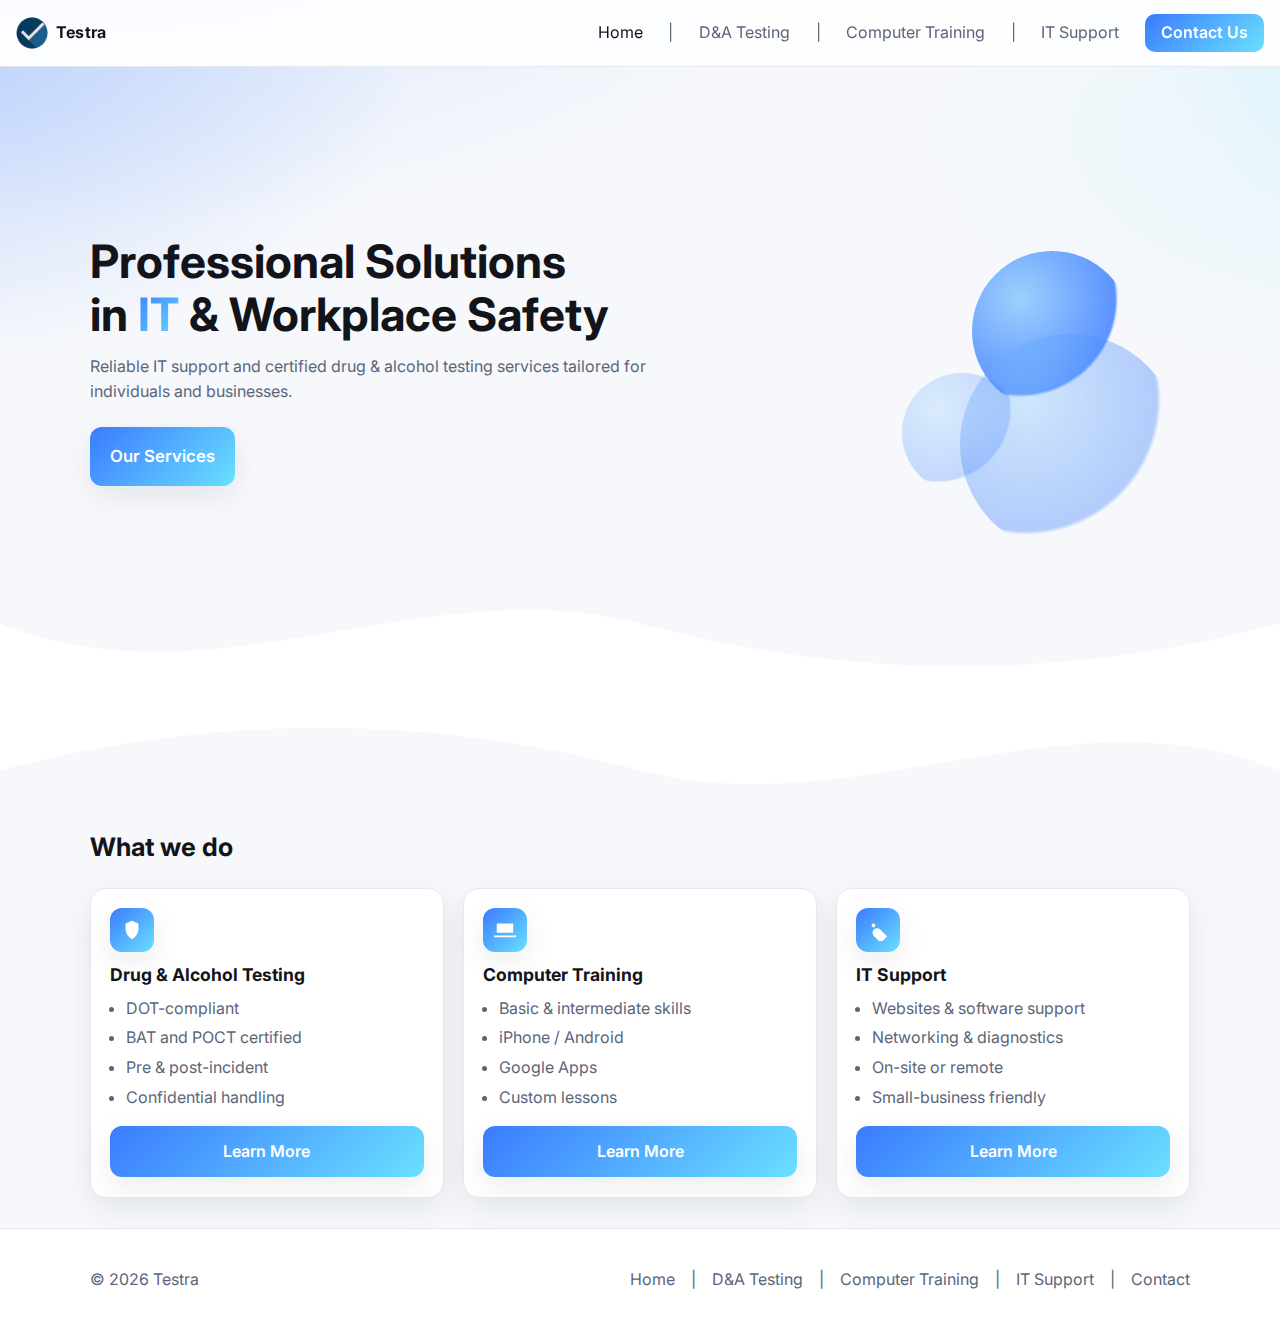
<file: index.html>
<!DOCTYPE html>
<html lang="en">
<head>
  <meta charset="utf-8" />
  <meta name="viewport" content="width=device-width, initial-scale=1" />
  <title>Testra - Home</title>

  <!-- Optional: modern font (free). Remove if you want system fonts only. -->
  <link rel="preconnect" href="https://fonts.gstatic.com" crossorigin>
  <link href="https://fonts.googleapis.com/css2?family=Inter:wght@400;600;700&display=swap" rel="stylesheet">

  <link rel="stylesheet" href="css/style.css" />
  <link rel="icon" href="img/logoCircle.png" type="image/png" />
</head>
<body>

  <!-- Top bar -->
  <header class="site-header">
    <div class="container nav">
      <a class="brand" href="index.html">
        <img src="img/logoCircle.png" alt="Testra" class="brand-logo">
        <span class="brand-name">Testra</span>
      </a>
      <nav class="menu">
        <a href="index.html" class="active">Home</a>|
        <a href="testing.html">D&A Testing</a>|
        <a href="training.html">Computer Training</a>|
        <a href="support.html">IT Support</a>
        <a href="contact.html" class="btn btn--sm" id="navContactBtn">Contact Us</a>
      </nav>
    </div>
  </header>

  <!-- Hero -->
  <section class="hero">
    <div class="container hero__inner">
      <div class="hero__copy">
        <h1>Professional Solutions in <span class="accent">IT</span> &amp; Workplace Safety</h1>
        <p class="lead">
          Reliable IT support and certified drug & alcohol testing services tailored for individuals and businesses.
        </p>
        <div class="hero__cta">
          <a href="#services" class="btn btn--dark btn--lg">Our Services</a>
        </div>
      </div>
      <div class="hero__art" aria-hidden="true">
        <!-- subtle geometric art -->
        <div class="orb"></div><div class="orb orb--2"></div><div class="orb orb--3"></div>
      </div>
    </div>

    <!-- divider wave -->
    <svg class="wave" viewBox="0 0 1440 110" preserveAspectRatio="none" aria-hidden="true">
      <path d="M0,48 C240,120 480,0 720,48 C960,96 1200,96 1440,48 L1440,120 L0,120 Z"></path>
    </svg>
    <svg class="wave flipped" viewBox="0 0 1440 110" preserveAspectRatio="none">
      <path d="M0,48 C240,120 480,0 720,48 C960,96 1200,96 1440,48 L1440,110 L0,110 Z"></path>
    </svg>
  </section>

  <!-- Services -->
  <section id="services" class="section">
    <div class="container">
      <h2 class="section__title">What we do</h2>
      <div class="grid">
        <!-- Card 1 -->
        <article class="card">
          <div class="card__icon" aria-hidden="true">
            <!-- shield icon -->
            <svg viewBox="0 0 24 24"><path d="M12 2l7 3v6c0 5-3.5 9.5-7 11-3.5-1.5-7-6-7-11V5l7-3z"/></svg>
          </div>
          <h3>Drug &amp; Alcohol Testing</h3>
          <ul class="list">
            <li>DOT-compliant</li>
            <li>BAT and POCT certified</li>
            <li>Pre & post-incident</li>
            <li>Confidential handling</li>
          </ul>
          <a class="btn btn--block" href="testing.html">Learn More</a>
        </article>

        <!-- Card 2 -->
        <article class="card">
          <div class="card__icon" aria-hidden="true">
            <!-- laptop icon -->
            <svg viewBox="0 0 24 24"><path d="M3 5h18v10H3zM0 18h24v2H0z"/></svg>
          </div>
          <h3>Computer Training</h3>
          <ul class="list">
            <li>Basic & intermediate skills</li>
            <li>iPhone / Android</li>
            <li>Google Apps</li>
            <li>Custom lessons</li>
          </ul>
          <a class="btn btn--block" href="training.html">Learn More</a>
        </article>

        <!-- Card 3 -->
        <article class="card">
          <div class="card__icon" aria-hidden="true">
            <!-- wrench icon -->
            <svg viewBox="0 0 24 24"><path d="M22 19l-7-7a5 5 0 10-7 7l7 7 7-7zM7 9a2 2 0 110-4 2 2 0 010 4z"/></svg>
          </div>
          <h3>IT Support</h3>
          <ul class="list">
            <li>Websites & software support</li>
            <li>Networking & diagnostics</li>
            <li>On-site or remote</li>
            <li>Small-business friendly</li>
          </ul>
          <a class="btn btn--block" href="support.html">Learn More</a>
        </article>
      </div>
    </div>
  </section>

  <!-- Footer -->
  <footer class="site-footer">
    <div class="container footer__grid">
      <p>© <span id="year"></span> Testra</p>
      <nav class="footer__menu">
        <a href="index.html">Home</a>|
        <a href="testing.html">D&A Testing</a>|
        <a href="training.html">Computer Training</a>|
        <a href="support.html">IT Support</a>|
        <a href="contact.html">Contact</a>
      </nav>
    </div>
  </footer>

  <script>
    // current year
    document.getElementById('year').textContent = new Date().getFullYear();
  </script>
</body>
</html>
</file>
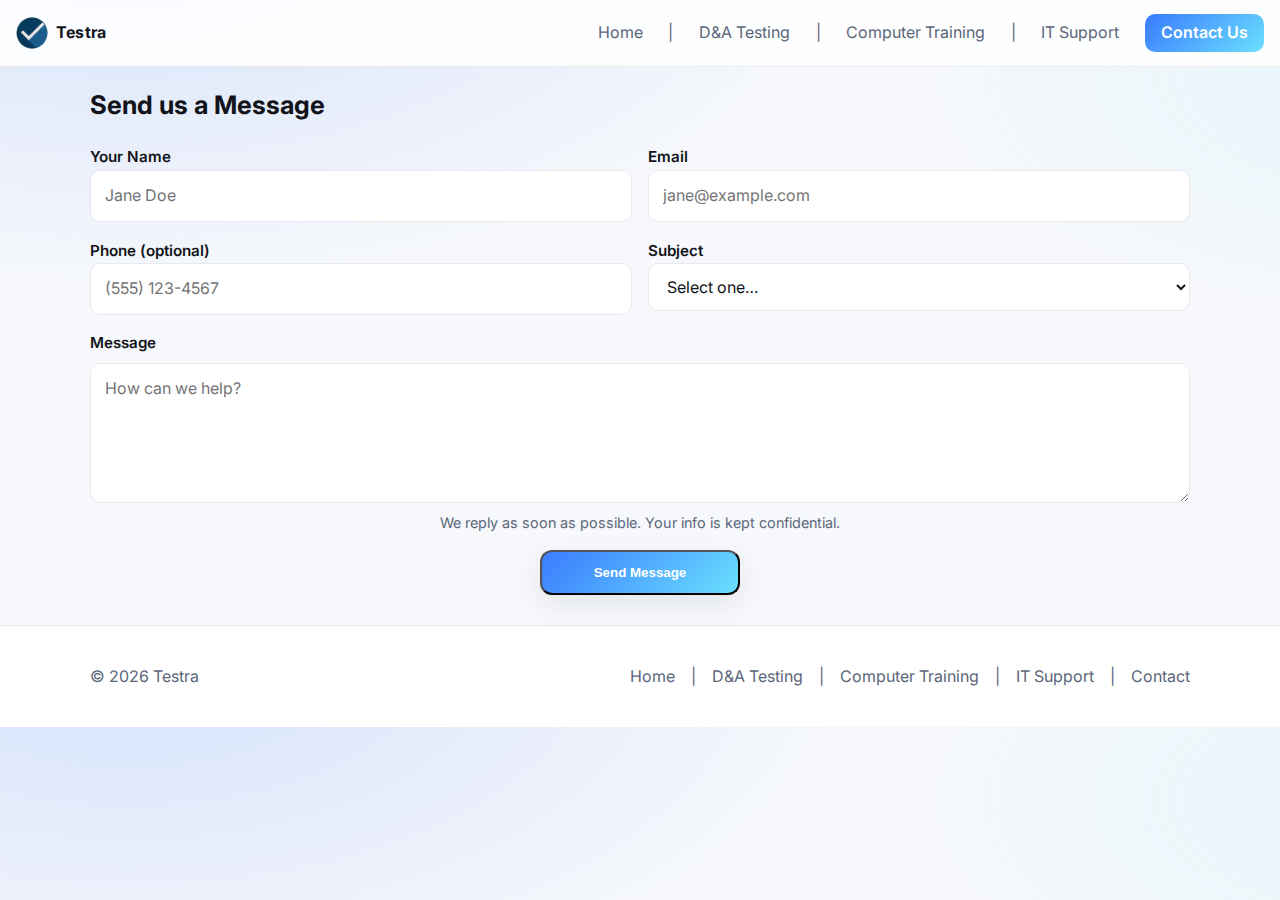
<file: contact.html>
<!DOCTYPE html>
<html lang="en">
<head>
  <meta charset="utf-8" />
  <meta name="viewport" content="width=device-width, initial-scale=1" />
  <title>Testra - Contact</title>
  <link rel="preconnect" href="https://fonts.gstatic.com" crossorigin>
  <link href="https://fonts.googleapis.com/css2?family=Inter:wght@400;600;700&display=swap" rel="stylesheet">
  <link rel="stylesheet" href="css/style.css" />
  <link rel="icon" href="img/logoCircle.png" type="image/png" />
</head>
<body>

<header class="site-header">
  <div class="container nav">
    <a class="brand" href="index.html">
      <img src="img/logoCircle.png" alt="Testra" class="brand-logo">
      <span class="brand-name">Testra</span>
    </a>
    <nav class="menu">
      <a href="index.html">Home</a>|
      <a href="testing.html">D&A Testing</a>|
      <a href="training.html">Computer Training</a>|
      <a href="support.html">IT Support</a>
      <a href="contact.html" class="btn btn--sm" id="navContactBtn">Contact Us</a>
    </nav>
  </div>
</header>

<!-- Contact form section -->
<section id="contact" class="section">
  <div class="container">
    <h2 class="section__title">Send us a Message</h2>
      <form id="contactForm" class="form" novalidate>
        <!-- honeypot -->
        <input type="text" name="website" class="hp" autocomplete="off" tabindex="-1" aria-hidden="true">

        <div class="form-row inline">
          <div>
            <label for="name">Your Name</label>
            <input id="name" name="name" placeholder="Jane Doe" required autocomplete="name">
          </div>
          <div>
            <label for="email">Email</label>
            <input id="email" name="email" type="email" placeholder="jane@example.com" required autocomplete="email">
          </div>
        </div>

        <div class="form-row inline">
          <div>
            <label for="phone">Phone (optional)</label>
            <input id="phone" name="phone" type="tel" placeholder="(555) 123-4567" autocomplete="tel">
          </div>
          <div>
            <label for="topic">Subject</label>
            <select id="topic" name="topic" required>
              <option value="" selected disabled>Select one…</option>
              <option>Drug & Alcohol Testing</option>
              <option>Computer Training</option>
              <option>IT Support</option>
              <option>Other</option>
            </select>
          </div>
        </div>

        <div class="form-row">
          <label for="message">Message</label>
          <textarea id="message" name="message" placeholder="How can we help?" required></textarea>
          <div class="help">We reply as soon as possible. Your info is kept confidential.</div>
        </div>

        <div class="form-row">
          <button type="submit" class="btn" id="sendBtn">Send Message</button>
          <div id="formStatus" class="status" role="status" aria-live="polite"></div>
        </div>
      </form>
  </div>
</section>

<footer class="site-footer">
  <div class="container footer__grid">
    <p>© <span id="year"></span> Testra</p>
    <nav class="footer__menu">
      <a href="index.html">Home</a>|
      <a href="testing.html">D&A Testing</a>|
      <a href="training.html">Computer Training</a>|
      <a href="support.html">IT Support</a>|
      <a href="contact.html" class="active">Contact</a>
    </nav>
  </div>
</footer>

<script>
  document.getElementById('year').textContent = new Date().getFullYear();

  const form = document.getElementById('contactForm');
  const statusEl = document.getElementById('formStatus');
  const sendBtn = document.getElementById('sendBtn');

  form.addEventListener('submit', (e) => {
    e.preventDefault();
    if (form.website && form.website.value.trim() !== '') return;

    if (!form.reportValidity()) return;

    sendBtn.disabled = true;
    statusEl.textContent = 'Message sent! (demo)';
    statusEl.classList.add('show', 'ok');

    setTimeout(() => {
      form.reset();
      statusEl.classList.remove('show', 'ok');
      sendBtn.disabled = false;
    }, 3000);
  });
</script>

</body>
</html>
</file>
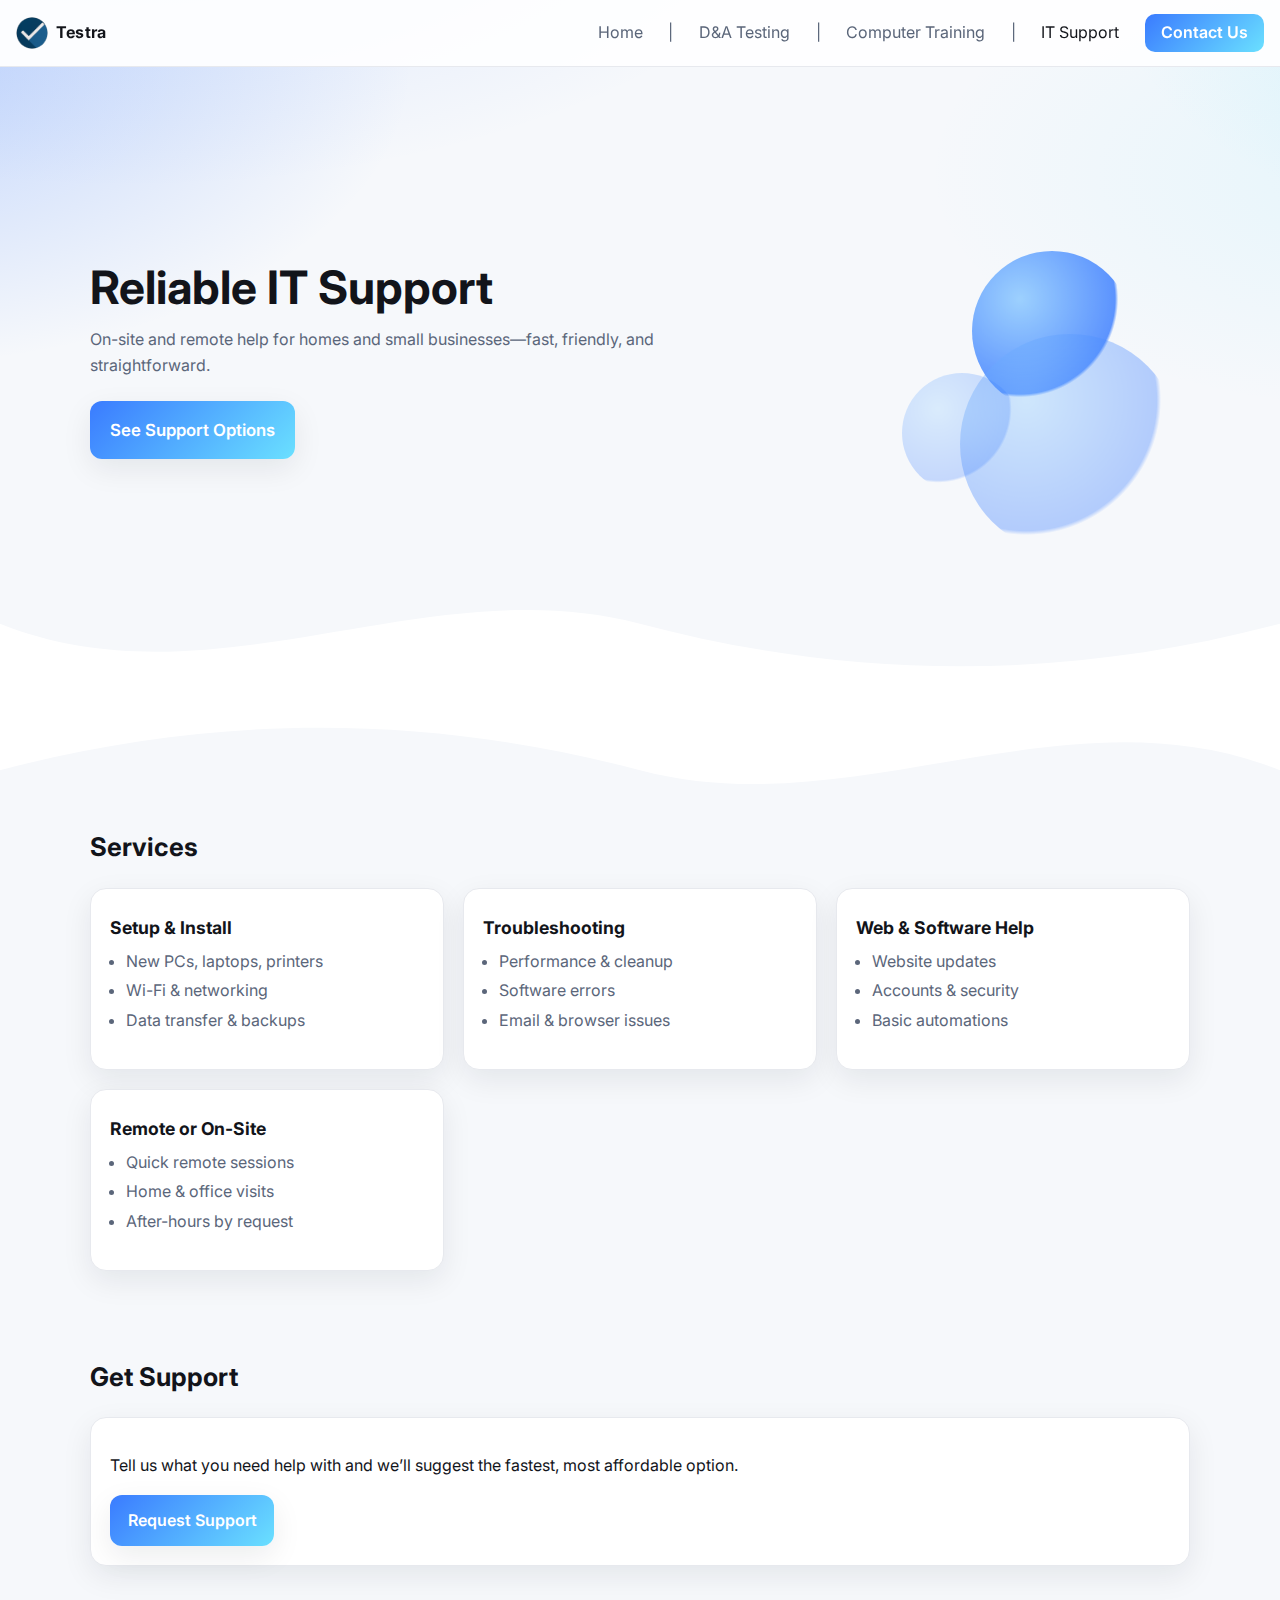
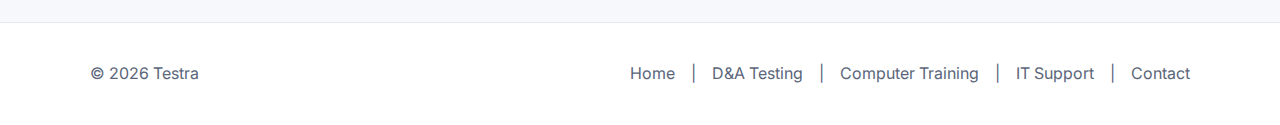
<file: support.html>
<!DOCTYPE html>
<html lang="en">
<head>
  <meta charset="utf-8" />
  <meta name="viewport" content="width=device-width, initial-scale=1" />
  <title>Testra - IT Support</title>
  <link rel="preconnect" href="https://fonts.gstatic.com" crossorigin>
  <link href="https://fonts.googleapis.com/css2?family=Inter:wght@400;600;700&display=swap" rel="stylesheet">
  <link rel="stylesheet" href="css/style.css" />
  <link rel="icon" href="img/logoCircle.png" type="image/png" />
</head>
<body>

<header class="site-header">
  <div class="container nav">
    <a class="brand" href="index.html">
      <img src="img/logoCircle.png" alt="Testra" class="brand-logo">
      <span class="brand-name">Testra</span>
    </a>
    <nav class="menu">
      <a href="index.html">Home</a>|
      <a href="testing.html">D&A Testing</a>|
      <a href="training.html">Computer Training</a>|
      <a href="support.html" class="active">IT Support</a>
      <a href="contact.html" class="btn btn--sm" id="navContactBtn">Contact Us</a>
    </nav>
  </div>
</header>

<section class="hero">
  <div class="container hero__inner">
    <div class="hero__copy">
      <h1>Reliable IT Support</h1>
      <p class="lead">On-site and remote help for homes and small businesses—fast, friendly, and straightforward.</p>
      <div class="hero__cta">
        <a href="#it-services" class="btn btn--dark btn--lg">See Support Options</a>
      </div>
    </div>
    <div class="hero__art" aria-hidden="true">
      <div class="orb"></div><div class="orb orb--2"></div><div class="orb orb--3"></div>
    </div>
  </div>

  <svg class="wave" viewBox="0 0 1440 110" preserveAspectRatio="none" aria-hidden="true">
    <path d="M0,48 C240,120 480,0 720,48 C960,96 1200,96 1440,48 L1440,120 L0,120 Z"></path>
  </svg>
  <svg class="wave flipped" viewBox="0 0 1440 110" preserveAspectRatio="none">
    <path d="M0,48 C240,120 480,0 720,48 C960,96 1200,96 1440,48 L1440,110 L0,110 Z"></path>
  </svg>
</section>

<section id="it-services" class="section">
  <div class="container">
    <h2 class="section__title">Services</h2>
    <div class="grid">
      <article class="card">
        <h3>Setup &amp; Install</h3>
        <ul class="list">
          <li>New PCs, laptops, printers</li>
          <li>Wi-Fi &amp; networking</li>
          <li>Data transfer &amp; backups</li>
        </ul>
      </article>
      <article class="card">
        <h3>Troubleshooting</h3>
        <ul class="list">
          <li>Performance &amp; cleanup</li>
          <li>Software errors</li>
          <li>Email &amp; browser issues</li>
        </ul>
      </article>
      <article class="card">
        <h3>Web &amp; Software Help</h3>
        <ul class="list">
          <li>Website updates</li>
          <li>Accounts &amp; security</li>
          <li>Basic automations</li>
        </ul>
      </article>
      <article class="card">
        <h3>Remote or On-Site</h3>
        <ul class="list">
          <li>Quick remote sessions</li>
          <li>Home &amp; office visits</li>
          <li>After-hours by request</li>
        </ul>
      </article>
    </div>
  </div>
</section>

<section class="section">
  <div class="container">
    <h2 class="section__title">Get Support</h2>
    <div class="card">
      <p>Tell us what you need help with and we’ll suggest the fastest, most affordable option.</p>
      <a href="contact.html" class="btn">Request Support</a>
    </div>
  </div>
</section>

<footer class="site-footer">
  <div class="container footer__grid">
    <p>© <span id="year"></span> Testra</p>
    <nav class="footer__menu">
      <a href="index.html">Home</a>|
      <a href="testing.html">D&A Testing</a>|
      <a href="training.html">Computer Training</a>|
      <a href="support.html" class="active">IT Support</a>|
      <a href="contact.html">Contact</a>
    </nav>
  </div>
</footer>

<script>document.getElementById('year').textContent = new Date().getFullYear();</script>
</body>
</html>
</file>
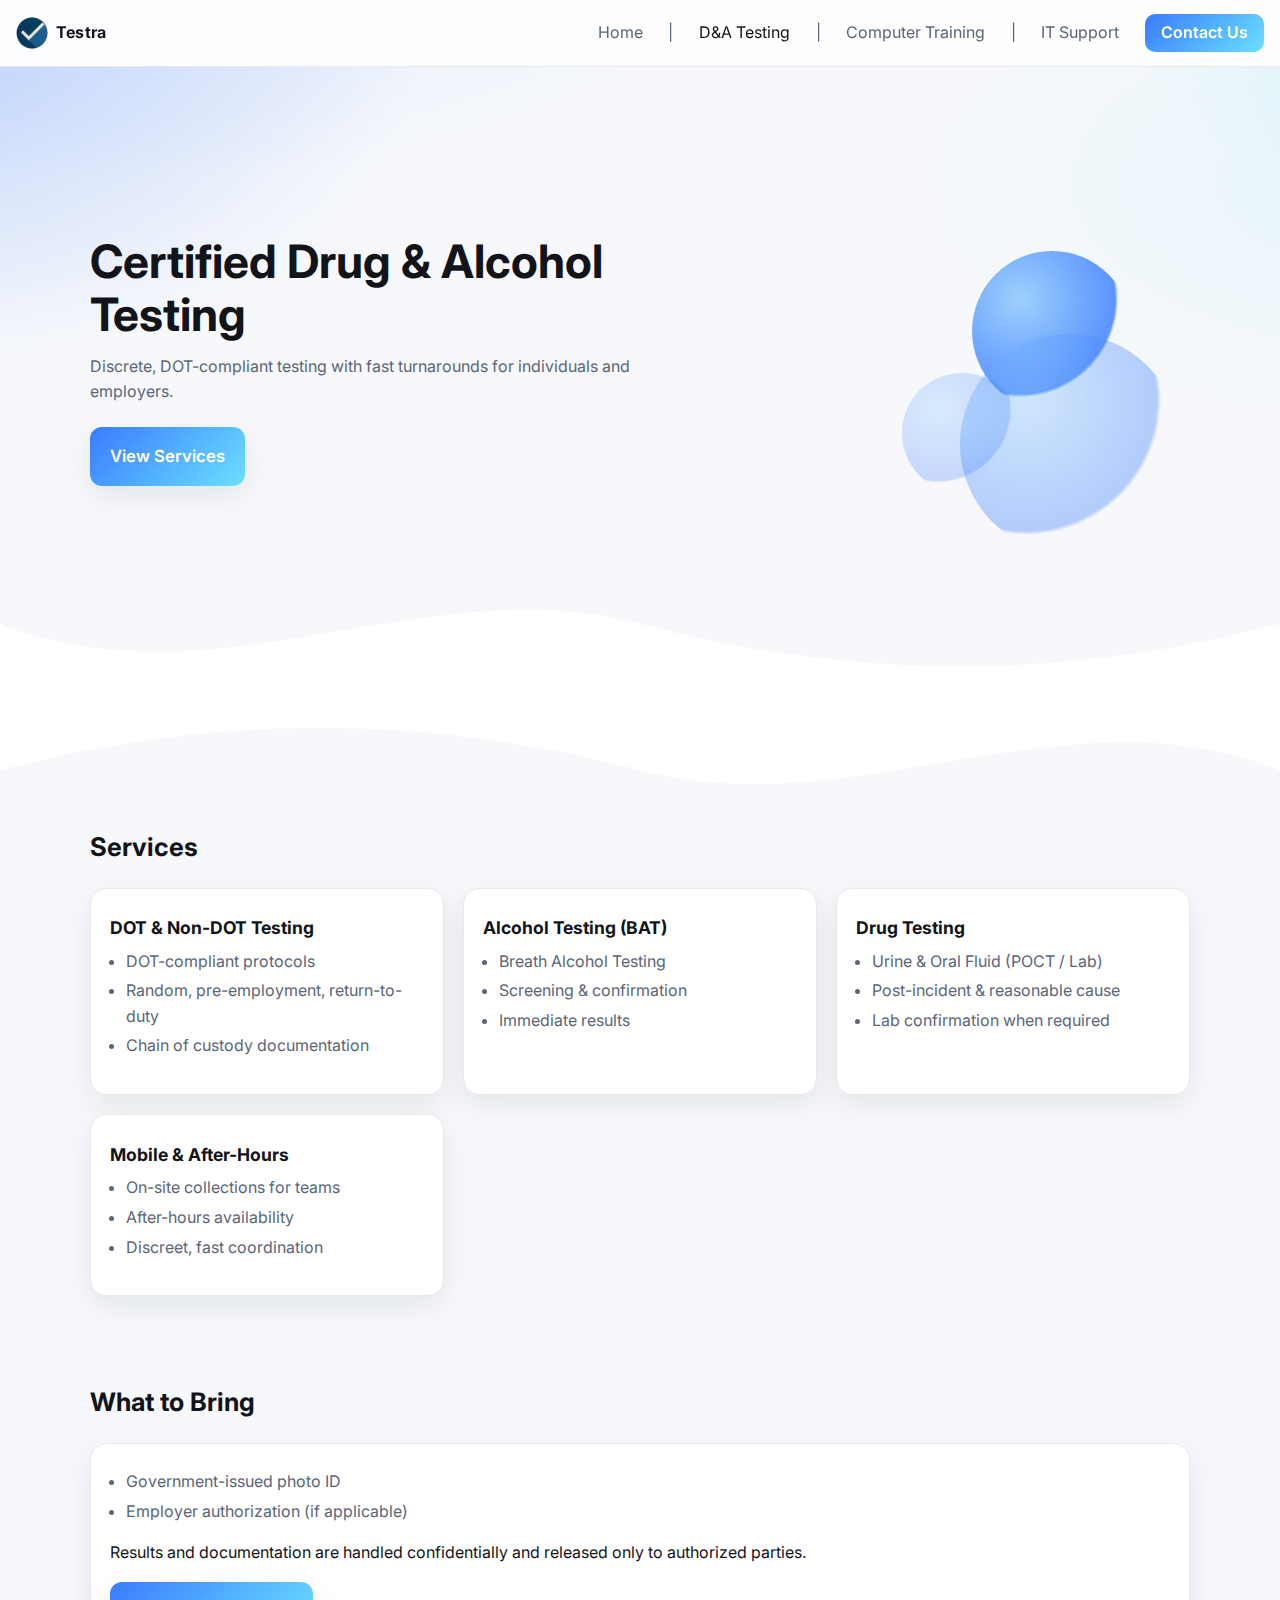
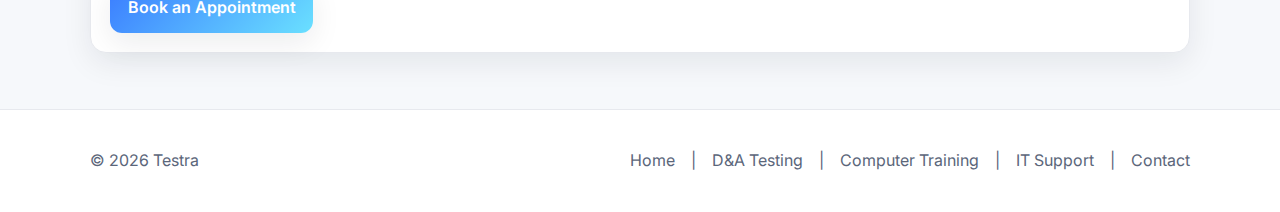
<file: testing.html>
<!DOCTYPE html>
<html lang="en">
<head>
  <meta charset="utf-8" />
  <meta name="viewport" content="width=device-width, initial-scale=1" />
  <title>Testra - D&A Testing</title>
  <link rel="preconnect" href="https://fonts.gstatic.com" crossorigin>
  <link href="https://fonts.googleapis.com/css2?family=Inter:wght@400;600;700&display=swap" rel="stylesheet">
  <link rel="stylesheet" href="css/style.css" />
  <link rel="icon" href="img/logoCircle.png" type="image/png" />
</head>
<body>

<header class="site-header">
  <div class="container nav">
    <a class="brand" href="index.html">
      <img src="img/logoCircle.png" alt="Testra" class="brand-logo">
      <span class="brand-name">Testra</span>
    </a>
    <nav class="menu">
      <a href="index.html">Home</a>|
      <a href="testing.html" class="active">D&A Testing</a>|
      <a href="training.html">Computer Training</a>|
      <a href="support.html">IT Support</a>
      <a href="contact.html" class="btn btn--sm" id="navContactBtn">Contact Us</a>
    </nav>
  </div>
</header>

<section class="hero">
  <div class="container hero__inner">
    <div class="hero__copy">
      <h1>Certified Drug &amp; Alcohol Testing</h1>
      <p class="lead">Discrete, DOT-compliant testing with fast turnarounds for individuals and employers.</p>
      <div class="hero__cta">
        <a href="#services" class="btn btn--dark btn--lg">View Services</a>
      </div>
    </div>
    <div class="hero__art" aria-hidden="true">
      <div class="orb"></div><div class="orb orb--2"></div><div class="orb orb--3"></div>
    </div>
  </div>

  <svg class="wave" viewBox="0 0 1440 110" preserveAspectRatio="none" aria-hidden="true">
    <path d="M0,48 C240,120 480,0 720,48 C960,96 1200,96 1440,48 L1440,120 L0,120 Z"></path>
  </svg>
  <svg class="wave flipped" viewBox="0 0 1440 110" preserveAspectRatio="none">
    <path d="M0,48 C240,120 480,0 720,48 C960,96 1200,96 1440,48 L1440,110 L0,110 Z"></path>
  </svg>
</section>

<section id="services" class="section">
  <div class="container">
    <h2 class="section__title">Services</h2>
    <div class="grid">
      <article class="card">
        <h3>DOT &amp; Non-DOT Testing</h3>
        <ul class="list">
          <li>DOT-compliant protocols</li>
          <li>Random, pre-employment, return-to-duty</li>
          <li>Chain of custody documentation</li>
        </ul>
      </article>
      <article class="card">
        <h3>Alcohol Testing (BAT)</h3>
        <ul class="list">
          <li>Breath Alcohol Testing</li>
          <li>Screening &amp; confirmation</li>
          <li>Immediate results</li>
        </ul>
      </article>
      <article class="card">
        <h3>Drug Testing</h3>
        <ul class="list">
          <li>Urine &amp; Oral Fluid (POCT / Lab)</li>
          <li>Post-incident &amp; reasonable cause</li>
          <li>Lab confirmation when required</li>
        </ul>
      </article>
      <article class="card">
        <h3>Mobile &amp; After-Hours</h3>
        <ul class="list">
          <li>On-site collections for teams</li>
          <li>After-hours availability</li>
          <li>Discreet, fast coordination</li>
        </ul>
      </article>
    </div>
  </div>
</section>

<section class="section">
  <div class="container">
    <h2 class="section__title">What to Bring</h2>
    <div class="card">
      <ul class="list">
        <li>Government-issued photo ID</li>
        <li>Employer authorization (if applicable)</li>
      </ul>
      <p class="muted">Results and documentation are handled confidentially and released only to authorized parties.</p>
      <a href="contact.html" class="btn">Book an Appointment</a>
    </div>
  </div>
</section>

<footer class="site-footer">
  <div class="container footer__grid">
    <p>© <span id="year"></span> Testra</p>
    <nav class="footer__menu">
      <a href="index.html">Home</a>|
      <a href="testing.html" class="active">D&A Testing</a>|
      <a href="training.html">Computer Training</a>|
      <a href="support.html">IT Support</a>|
      <a href="contact.html">Contact</a>
    </nav>
  </div>
</footer>

<script>document.getElementById('year').textContent = new Date().getFullYear();</script>
</body>
</html>
</file>
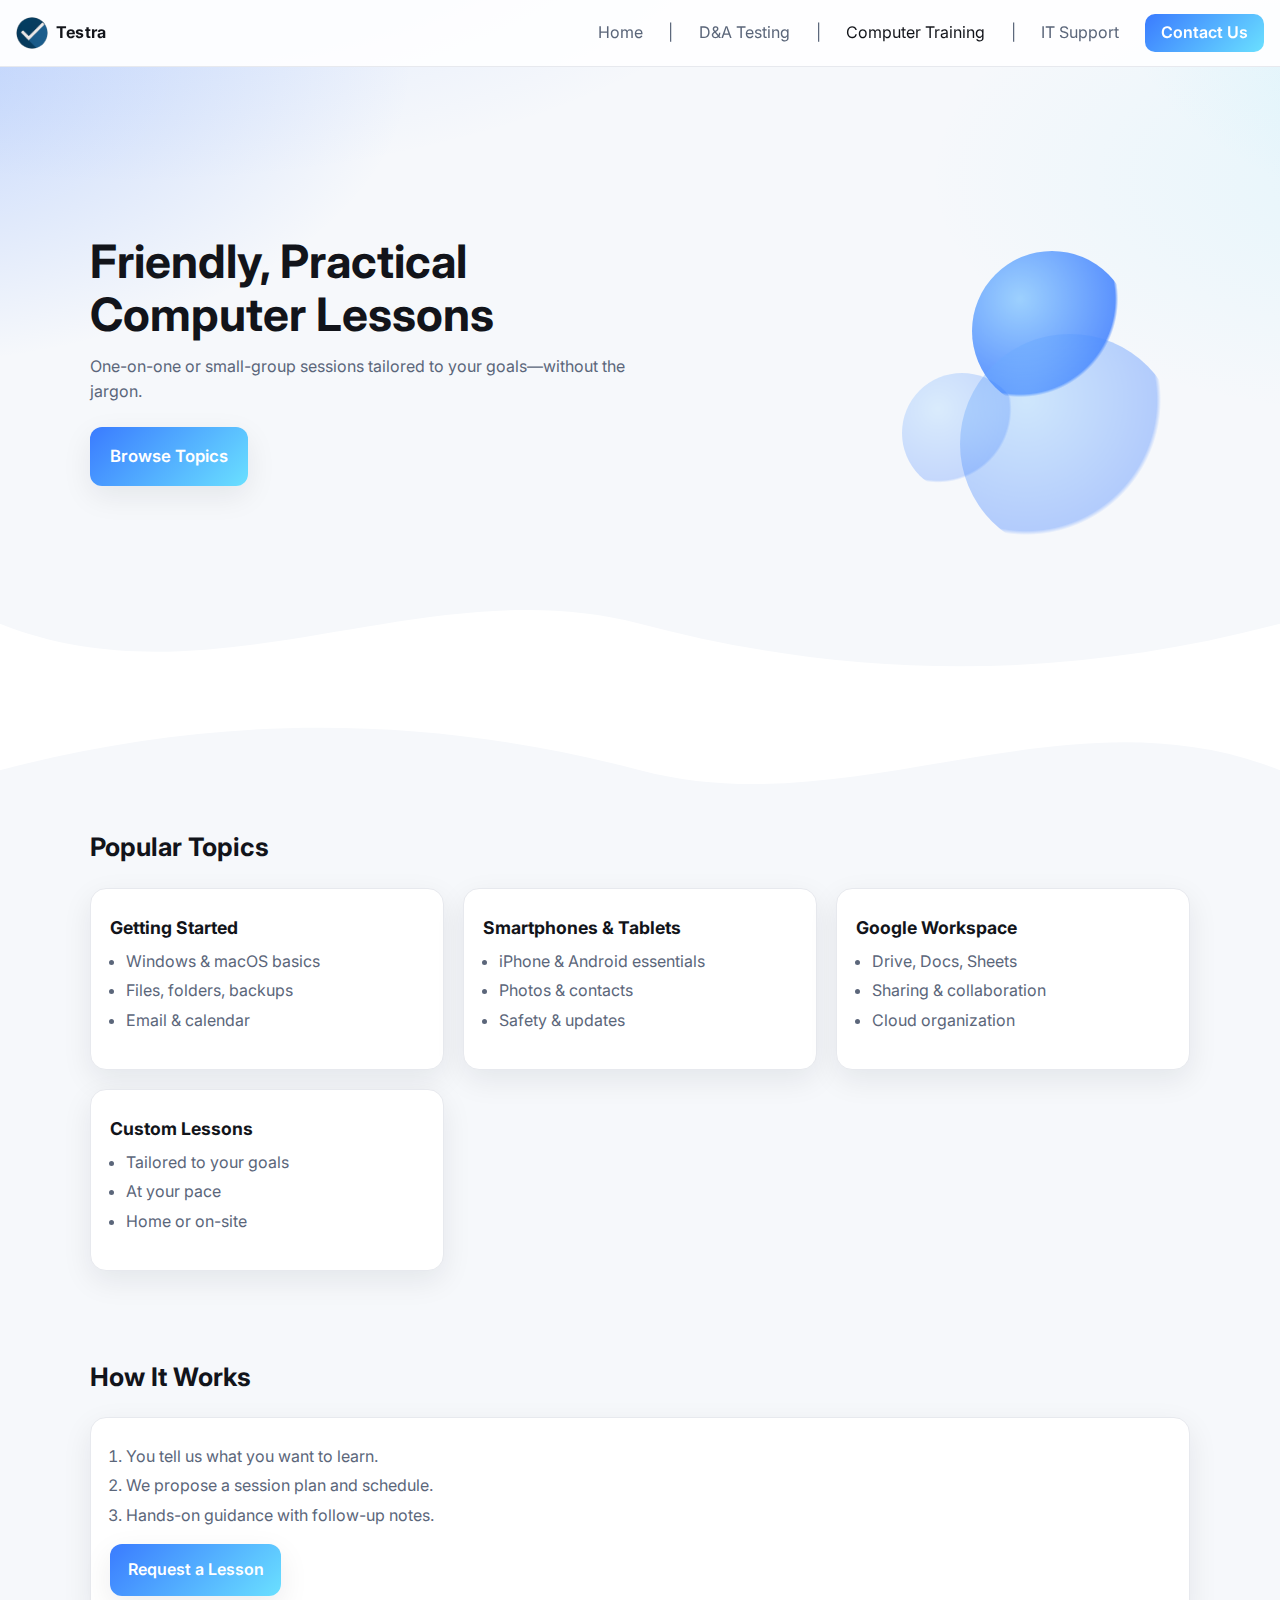
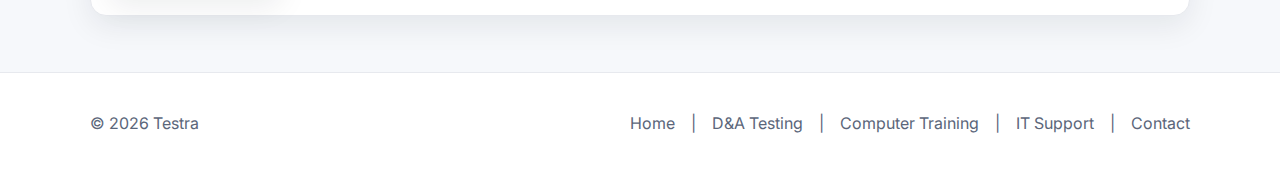
<file: training.html>
<!DOCTYPE html>
<html lang="en">
<head>
  <meta charset="utf-8" />
  <meta name="viewport" content="width=device-width, initial-scale=1" />
  <title>Testra - Training</title>
  <link rel="preconnect" href="https://fonts.gstatic.com" crossorigin>
  <link href="https://fonts.googleapis.com/css2?family=Inter:wght@400;600;700&display=swap" rel="stylesheet">
  <link rel="stylesheet" href="css/style.css" />
  <link rel="icon" href="img/logoCircle.png" type="image/png" />
</head>
<body>

<header class="site-header">
  <div class="container nav">
    <a class="brand" href="index.html">
      <img src="img/logoCircle.png" alt="Testra" class="brand-logo">
      <span class="brand-name">Testra</span>
    </a>
    <nav class="menu">
      <a href="index.html">Home</a>|
      <a href="testing.html">D&A Testing</a>|
      <a href="training.html" class="active">Computer Training</a>|
      <a href="support.html">IT Support</a>
      <a href="contact.html" class="btn btn--sm" id="navContactBtn">Contact Us</a>
    </nav>
  </div>
</header>

<section class="hero">
  <div class="container hero__inner">
    <div class="hero__copy">
      <h1>Friendly, Practical Computer Lessons</h1>
      <p class="lead">One-on-one or small-group sessions tailored to your goals—without the jargon.</p>
      <div class="hero__cta">
        <a href="#courses" class="btn btn--dark btn--lg">Browse Topics</a>
      </div>
    </div>
    <div class="hero__art" aria-hidden="true">
      <div class="orb"></div><div class="orb orb--2"></div><div class="orb orb--3"></div>
    </div>
  </div>

  <svg class="wave" viewBox="0 0 1440 110" preserveAspectRatio="none" aria-hidden="true">
    <path d="M0,48 C240,120 480,0 720,48 C960,96 1200,96 1440,48 L1440,120 L0,120 Z"></path>
  </svg>
  <svg class="wave flipped" viewBox="0 0 1440 110" preserveAspectRatio="none">
    <path d="M0,48 C240,120 480,0 720,48 C960,96 1200,96 1440,48 L1440,110 L0,110 Z"></path>
  </svg>
</section>

<section id="courses" class="section">
  <div class="container">
    <h2 class="section__title">Popular Topics</h2>
    <div class="grid">
      <article class="card">
        <h3>Getting Started</h3>
        <ul class="list">
          <li>Windows &amp; macOS basics</li>
          <li>Files, folders, backups</li>
          <li>Email &amp; calendar</li>
        </ul>
      </article>
      <article class="card">
        <h3>Smartphones &amp; Tablets</h3>
        <ul class="list">
          <li>iPhone &amp; Android essentials</li>
          <li>Photos &amp; contacts</li>
          <li>Safety &amp; updates</li>
        </ul>
      </article>
      <article class="card">
        <h3>Google Workspace</h3>
        <ul class="list">
          <li>Drive, Docs, Sheets</li>
          <li>Sharing &amp; collaboration</li>
          <li>Cloud organization</li>
        </ul>
      </article>
      <article class="card">
        <h3>Custom Lessons</h3>
        <ul class="list">
          <li>Tailored to your goals</li>
          <li>At your pace</li>
          <li>Home or on-site</li>
        </ul>
      </article>
    </div>
  </div>
</section>

<section class="section">
  <div class="container">
    <h2 class="section__title">How It Works</h2>
    <div class="card">
      <ol class="list">
        <li>You tell us what you want to learn.</li>
        <li>We propose a session plan and schedule.</li>
        <li>Hands-on guidance with follow-up notes.</li>
      </ol>
      <a href="contact.html" class="btn">Request a Lesson</a>
    </div>
  </div>
</section>

<footer class="site-footer">
  <div class="container footer__grid">
    <p>© <span id="year"></span> Testra</p>
    <nav class="footer__menu">
      <a href="index.html">Home</a>|
      <a href="testing.html">D&A Testing</a>|
      <a href="training.html" class="active">Computer Training</a>|
      <a href="support.html">IT Support</a>|
      <a href="contact.html">Contact</a>
    </nav>
  </div>
</footer>

<script>document.getElementById('year').textContent = new Date().getFullYear();</script>
</body>
</html>
</file>
<file: css/style.css>
/* ===========================
   Testra UI — style2.css (complete)
   =========================== */

/* ---- Design tokens ---- */
:root{
  --bg: #0b1220;
  --surface: #0e1730;
  --card: #151c2b;                 /* solid (no blur) */
  --border: rgba(255,255,255,0.12);
  --text: #e8ecf3;
  --muted: #a9b3c7;
  --brand: #3a7bff;
  --brand-2: #6ae0ff;
  --shadow: 0 10px 30px rgba(0,0,0,.25);
  --radius: 16px;
  --radius-sm: 12px;
  --focus: 0 0 0 3px rgba(58,123,255,.35);
  --header-h: 230px;                /* sticky header height for anchor offset */
}

@media (prefers-color-scheme: light){
  :root{
    --bg:#f6f8fb;
    --surface:#ffffff;
    --card:#ffffff;
    --border:#e7e9ee;
    --text:#12141a;
    --muted:#5b667a;
    --shadow: 0 10px 30px rgba(16,24,40,.08);
  }
}

/* ---- Animations ---- */
@keyframes spin { from {transform: rotate(0)} to {transform: rotate(360deg)} }

/* ---- Base ---- */
*{ box-sizing: border-box }
html,body{ margin:0; padding:0 }
html{ scroll-behavior: smooth; }     /* smooth in-page jumps */
body{
  font-family: "Inter", system-ui, -apple-system, Segoe UI, Roboto, "Helvetica Neue", Arial, "Noto Sans", "Apple Color Emoji", "Segoe UI Emoji";
  color: var(--text);
  background:
    radial-gradient(1200px 600px at 10% -10%, rgba(58,123,255,.18), transparent 60%),
    radial-gradient(800px 400px at 110% 10%, rgba(106,224,255,.12), transparent 60%),
    var(--bg);
  line-height: 1.6;
}
img{ max-width:100%; height:auto; display:block }
.container{ width:min(1100px, 92%); margin-inline:auto }

/* ---- Header ---- */
.site-header{
  position: sticky; top:0; z-index: 50;
  background: color-mix(in oklab, var(--surface) 86%, transparent);
  border-bottom: 1px solid var(--border);
}
.nav{
  display:flex; align-items:center; justify-content:space-between;
  padding: 14px 0px; color: var(--muted);
  margin: 0 1rem 0 1rem;
  width: auto;
}
.brand{ display:flex; align-items:center; gap:.5rem; text-decoration:none; color:var(--text); padding-right: 30px; margin-right: 30px }
.brand-logo{ height:32px; width:auto; border-radius:50% }
.brand-logo:hover{ animation: spin .2s linear 1 }
.brand-name{ font-weight:700; letter-spacing:.2px }

.menu{ display:flex; gap:0.6rem; align-items:center; flex-wrap:wrap; }
.menu a{
  color: var(--muted);
  text-decoration:none;
  padding:.4rem 1rem;
  border-radius:10px;
  transition: color .15s ease, background .15s ease;
}
.menu a:hover{ color:var(--text); background: color-mix(in oklab, var(--card) 80%, transparent) }
.menu .active{ color:var(--text) }

/* ---- Buttons ---- */
.btn{
  display:inline-flex; align-items:center; justify-content:center;
  background: linear-gradient(135deg, var(--brand), var(--brand-2));
  color:#fff; text-decoration:none; padding:.8rem 1.1rem;
  border-radius:12px; box-shadow: var(--shadow); font-weight:600;
  transition: transform .06s ease, box-shadow .2s ease, opacity .2s ease, filter .2s ease;
}
.btn:hover{ transform: translateY(-1px) }
.btn:active{ transform: translateY(0) }
.btn:focus-visible{ outline: none; box-shadow: var(--focus) }
.btn--ghost{ background:transparent; color:var(--text); border:1px solid var(--border); box-shadow:none }
.btn--block{ width:100% }
.btn--sm{ padding:.55rem .8rem; border-radius:10px; box-shadow:none }
.btn--lg{ padding:1rem 1.25rem; font-size:1.05rem }
.btn--light{ background:#fff; color:#111; box-shadow: var(--shadow) }
#navContactBtn{ color:#fff }

/* ---- Hero ---- */
.hero{
  position:relative; overflow:hidden;
  background:
    radial-gradient(900px 500px at -10% 0%, rgba(58,123,255,.28), transparent 60%),
    radial-gradient(700px 400px at 120% -10%, rgba(106,224,255,.22), transparent 60%);
}
.hero__inner{
  display:grid; grid-template-columns: 1.1fr .9fr; gap:2rem; align-items:center;
  padding: clamp(48px, 8vw, 96px) 0 10px;
  min-height: 500px;
}
.hero__copy h1{
  font-size: clamp(1.9rem, 3.6vw, 3rem);
  line-height:1.15; margin: 0 0 .8rem 0; max-width: 520px;
}
.hero .lead{ color:var(--muted); max-width: 60ch; margin:0 0 1.4rem 0 }
.hero__cta{ display:flex; gap:.8rem; flex-wrap:wrap }
.accent{
  background: linear-gradient(135deg, var(--brand), var(--brand-2));
  -webkit-background-clip: text; background-clip: text; color: transparent;
}

/* Subtle shapes */
.hero__art{ position:relative; min-height:260px }
.orb{
  position:absolute; right:12%; top:8%; width:160px; height:160px; border-radius:50%;
  background: radial-gradient(circle at 30% 30%, #8ac7ff, #3a7bff 60%, transparent 62%);
  filter: saturate(1.05);
  opacity:.8;
}
.orb--2{ width:220px; height:220px; right:2%; top:40%; opacity:.35 }
.orb--3{ width:120px; height:120px; right:35%; top:55%; opacity:.25 }

/* Waves */
.wave{ display:block; width:100%; height:130px; fill:var(--surface) }
.wave.flipped{ transform: rotate(180deg) }

/* ---- Sections & cards ---- */
.section{ padding:56px 0 }
.section__title{ font-size:1.6rem; margin:0 0 1.2rem 0 }

.grid{
  display:grid; gap:1.2rem;
  grid-template-columns: repeat(3, 1fr);
}

.card{
  background: var(--card);
  border:1px solid var(--border);
  border-radius: var(--radius);
  padding: 1.2rem;
  box-shadow: var(--shadow);
  transition: transform .1s ease, box-shadow .25s ease, border-color .2s ease;
}
.card:hover{ transform: translateY(-2px); box-shadow: 0 16px 36px rgba(0,0,0,.18) }
.card__icon{
  width:44px; height:44px; border-radius:12px; display:grid; place-items:center;
  background: linear-gradient(135deg, var(--brand), var(--brand-2)); box-shadow: var(--shadow);
  margin-bottom:.6rem;
}
.card__icon svg{ width:22px; height:22px; fill:#fff }
.card h3{ margin:.4rem 0 .2rem 0; font-size:1.1rem }

.list{ margin:.4rem 0 1rem 0; padding-left:1rem; color:var(--muted) }
.list li{ margin:.25rem 0 }

/* ---- Footer ---- */
.site-footer{
  background: var(--surface);
  border-top:1px solid var(--border);
  padding:22px 0; color:var(--muted);
}
.footer__grid{ display:flex; align-items:center; justify-content:space-between; gap:1rem }
.footer__menu{ display:flex; gap:1rem; flex-wrap:wrap }
.footer__menu a{ color:var(--muted); text-decoration:none }
.footer__menu a:hover{ color:var(--text) }

/* ---- Forms (Contact page) ---- */
.form{ display:grid; gap:1rem }
.form-row{ display:grid; gap:.5rem }
.form-row.inline{ grid-template-columns:1fr 1fr; gap:1rem }

label{ font-weight:600; font-size:.95rem }
input, textarea, select{
  width:100%;
  padding:.75rem .85rem;
  border-radius:10px;
  border:1px solid var(--border);
  background: var(--card);
  color: var(--text);
  font: inherit;
}
textarea{ min-height:140px; resize:vertical }
input:focus-visible, textarea:focus-visible, select:focus-visible{
  outline:none; box-shadow: var(--focus); border-color: transparent;
}
.help{ font-size:.9rem; color:var(--muted) }

.status{
  display:none; margin-top:.5rem; padding:.75rem .9rem; border-radius:10px; font-weight:600;
}
.status.show{ display:block }
.status.ok{ background:#eaf7ef; color:#136c3f; border:1px solid #bfe6cd }
.status.err{ background:#fdecec; color:#8d1a1a; border:1px solid #f4c5c5 }
.btn[disabled]{ opacity:.7; cursor:not-allowed }
.hp{ position:absolute; left:-10000px; width:1px; height:1px; overflow:hidden }

/* ---- Anchor offsets for sticky header ---- */
/* Specific sections used across pages */
#services, #courses, #it-services, #contact{
  scroll-margin-top: var(--header-h); 
  padding: 0 0 30px 0 
}
#contact .section__title {
  margin-top: 18px;
  margin-bottom: 18px;
}
form .help {
  justify-self: center;
}
form .btn {
  width: 200px;
  justify-self: center;
}

/* Utility: apply to any anchor target if needed */
.anchor-offset{ scroll-margin-top: var(--header-h); }

/* ---- Responsive ---- */
@media (max-width: 900px){
  :root{ --header-h: 72px; } /* slightly shorter header on mobile */
  .hero__inner{ grid-template-columns:1fr; text-align:center }
  .hero__copy .hero__cta{ justify-content:center }
  .grid{ grid-template-columns:1fr }
}
</file>
